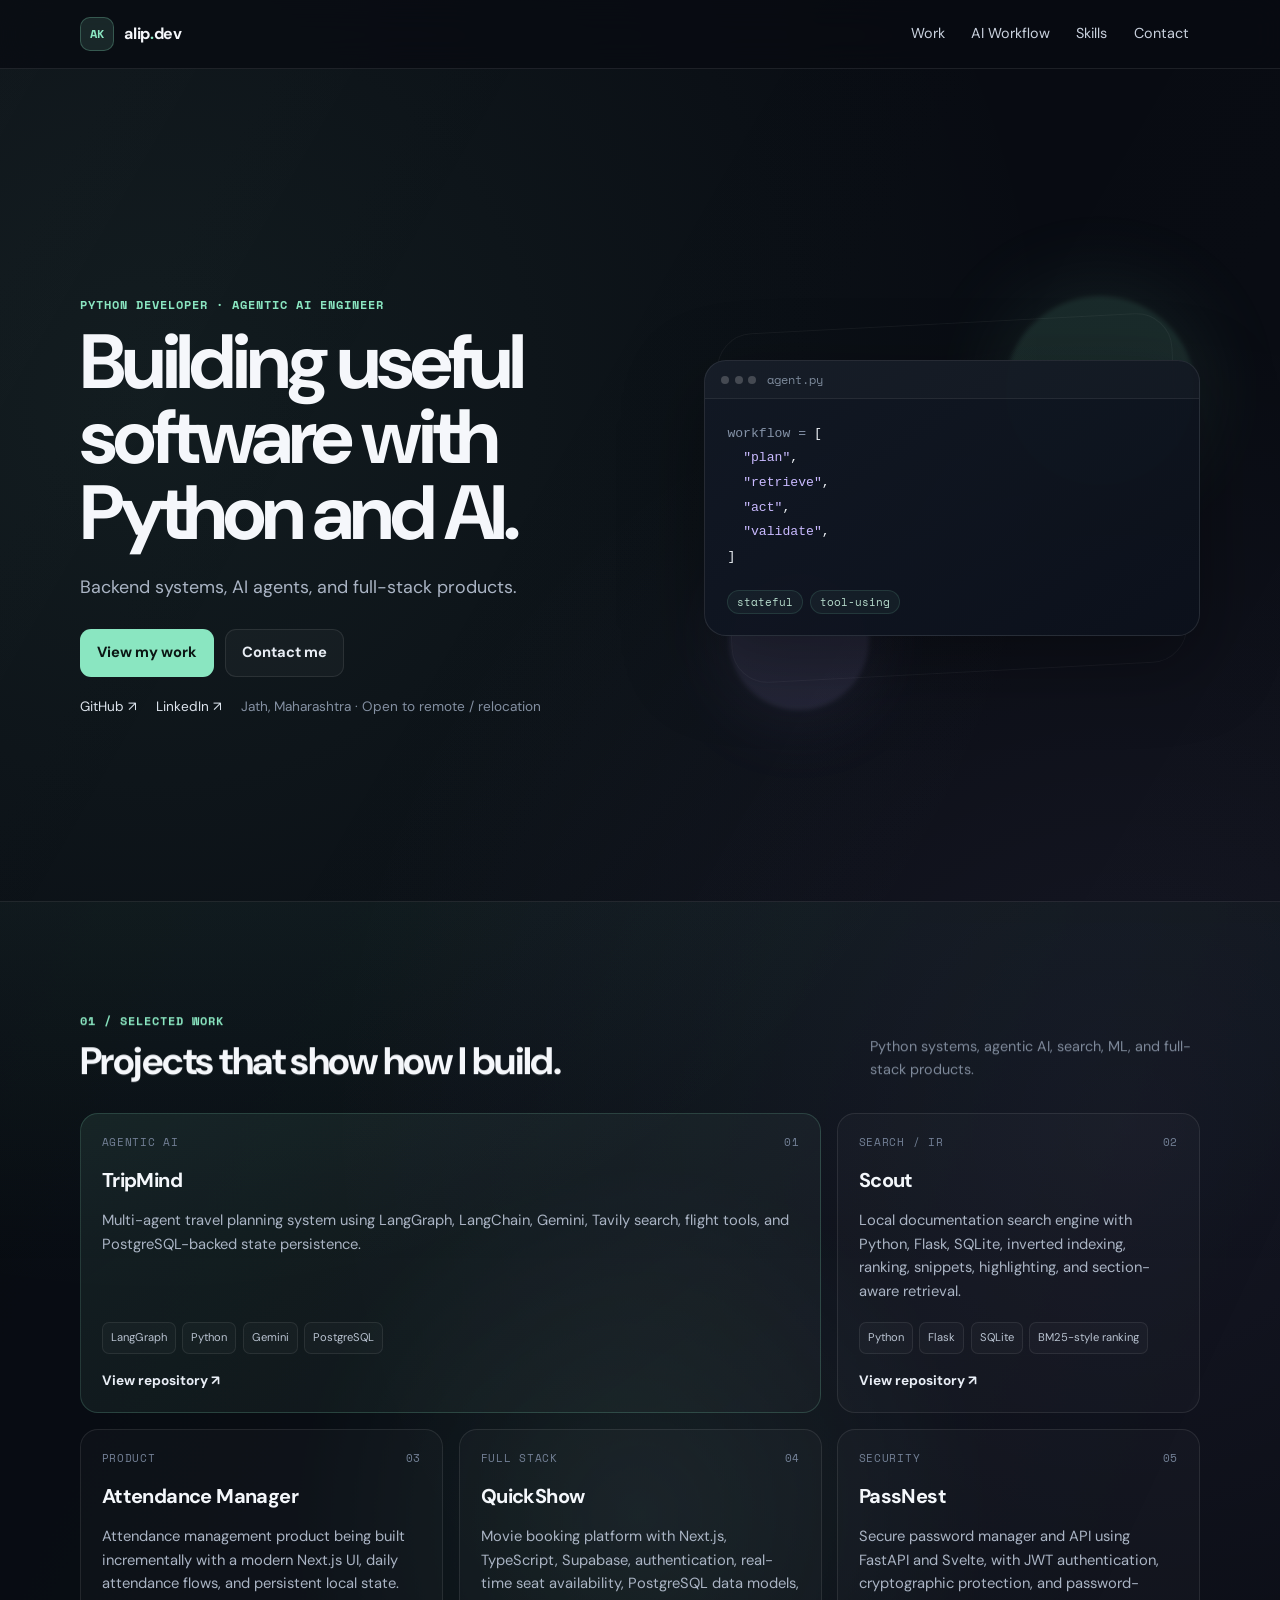
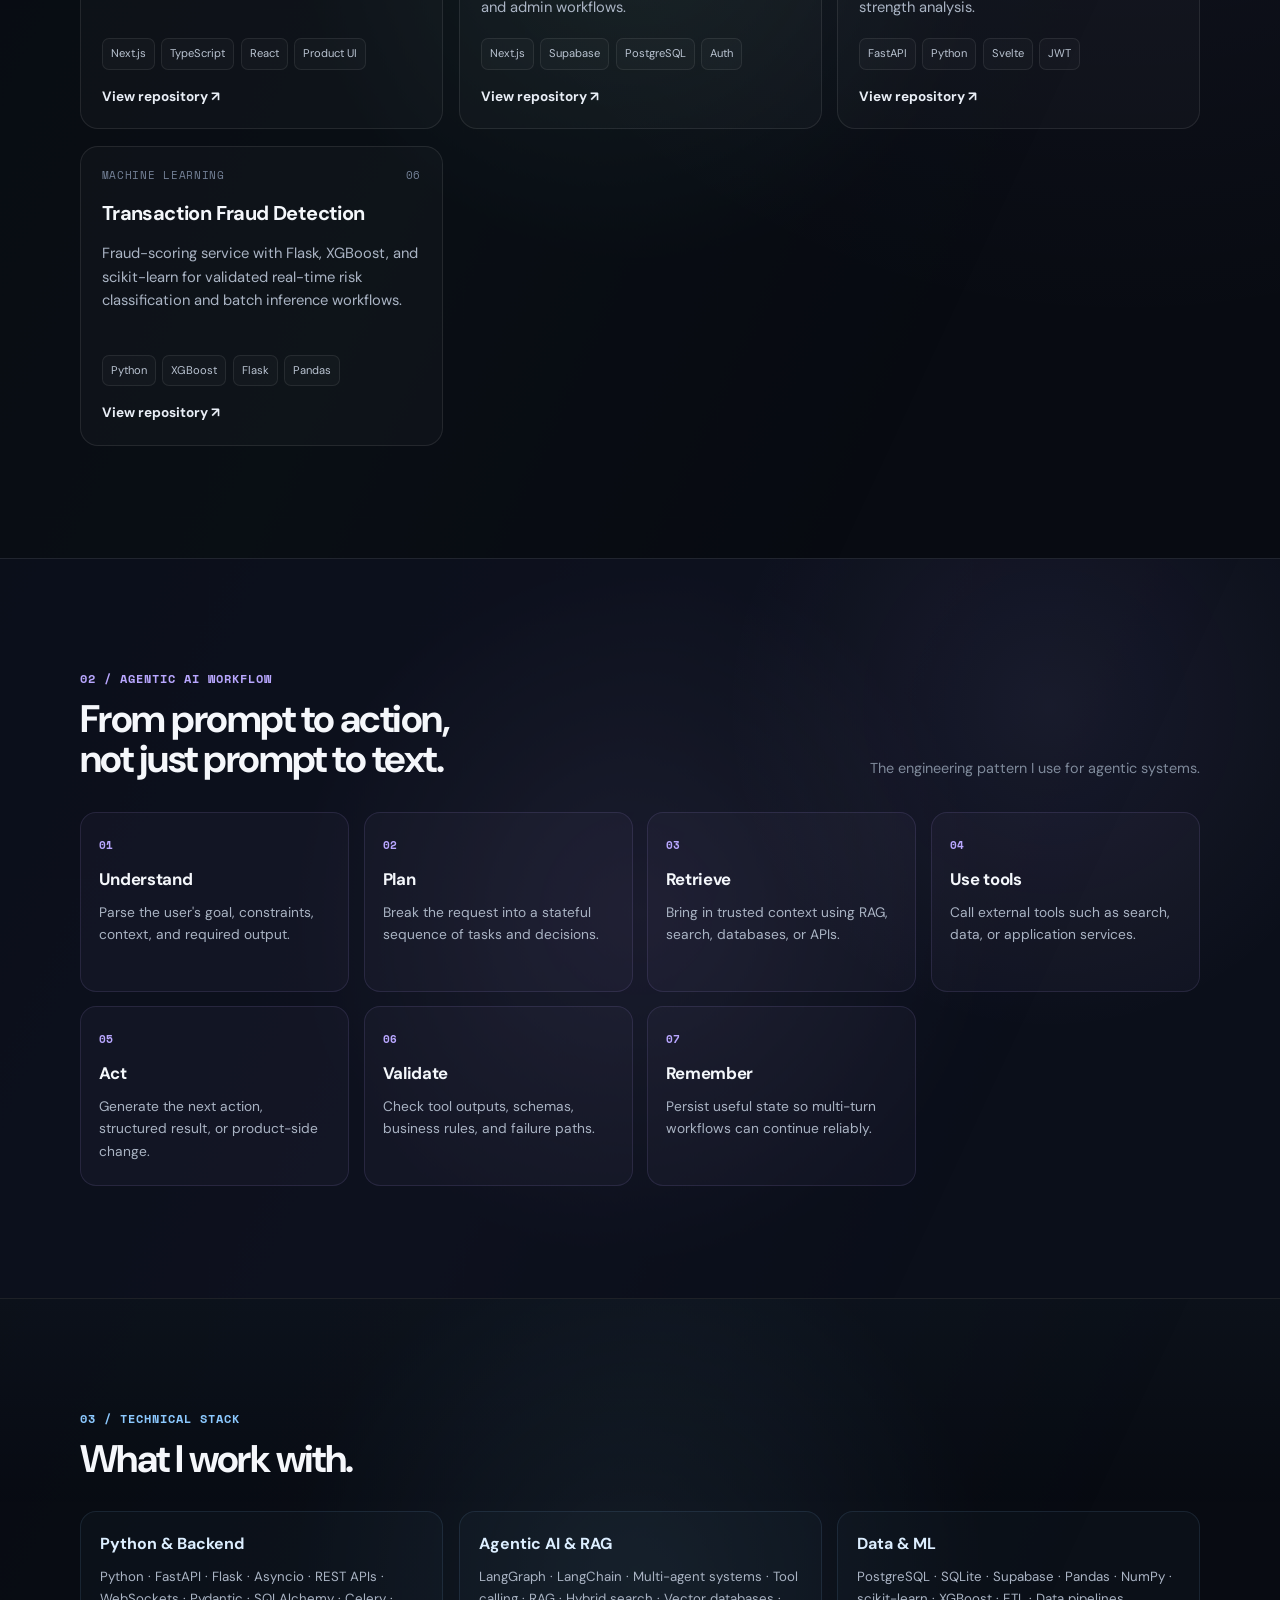
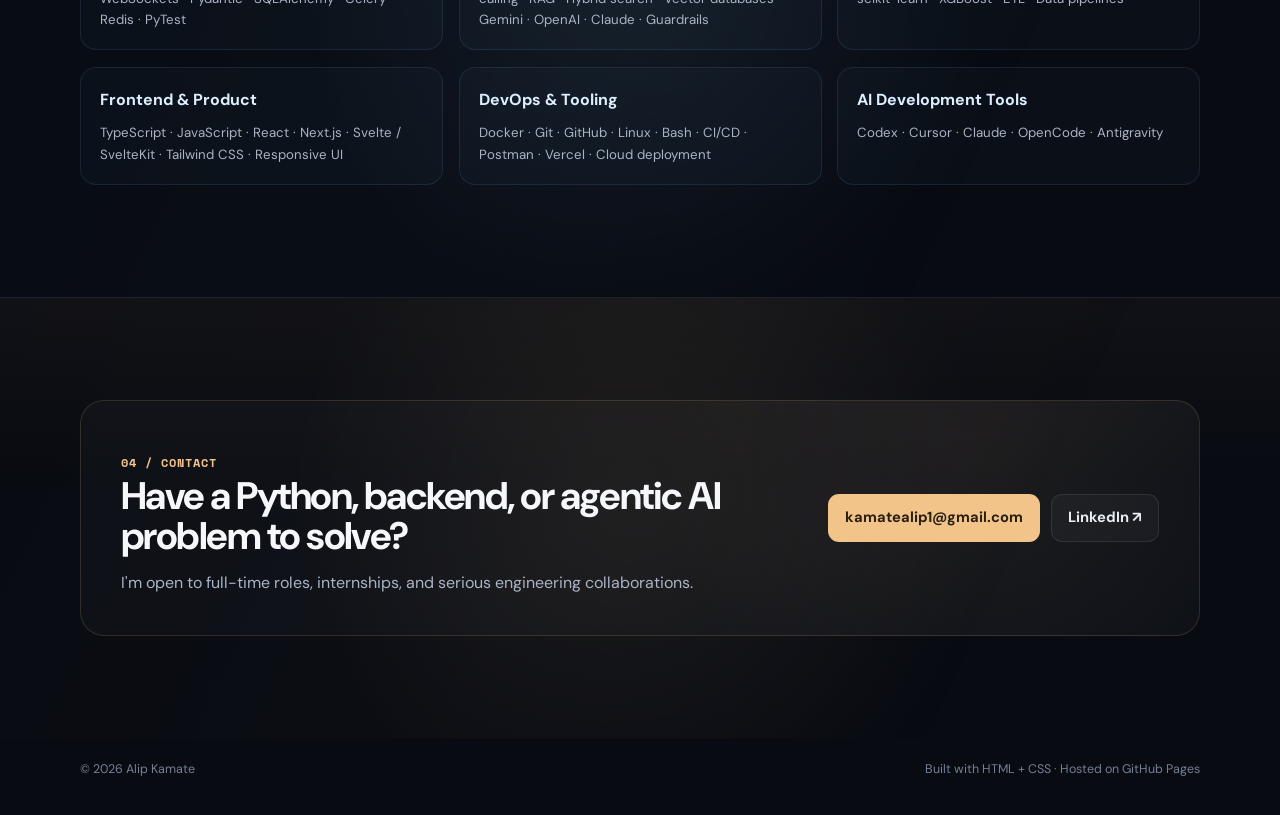
<file: index.html>
<!doctype html>
<html lang="en">
  <head>
    <meta charset="utf-8" />
    <meta name="viewport" content="width=device-width, initial-scale=1" />
    <meta name="theme-color" content="#0b1020" />
    <meta
      name="description"
      content="Alip Kamate — Python Developer and Agentic AI Engineer building APIs, AI agents, RAG systems, search engines, and production-focused web applications."
    />
    <meta property="og:title" content="Alip Kamate | Python Developer & Agentic AI Engineer" />
    <meta property="og:description" content="Python backend engineering, agentic AI workflows, RAG, search, and full-stack product development." />
    <meta property="og:type" content="website" />
    <title>Alip Kamate | Python Developer & Agentic AI Engineer</title>
    <link rel="preconnect" href="https://fonts.googleapis.com" />
    <link rel="preconnect" href="https://fonts.gstatic.com" crossorigin />
    <link href="https://fonts.googleapis.com/css2?family=DM+Sans:wght@400;500;600;700&family=Space+Mono:wght@400;700&display=swap" rel="stylesheet" />
    <link rel="icon" type="image/x-icon" href="/favicon_io/favicon.ico" />
    <link rel="stylesheet" href="./styles.css" />
    <link rel="stylesheet" href="./motion.css" />
  </head>
  <body>
    <a class="skip-link" href="#main-content">Skip to content</a>

    <header class="topbar">
      <div class="container topbar-inner">
        <a class="brand" href="#top" aria-label="Alip Kamate home">
          <span class="brand-mark">AK</span>
          <span>alip<span class="brand-dot">.</span>dev</span>
        </a>
        <nav aria-label="Primary navigation">
          <a href="#work">Work</a>
          <a href="#workflow">AI Workflow</a>
          <a href="#skills">Skills</a>
          <a href="#contact">Contact</a>
        </nav>
      </div>
    </header>

    <main id="main-content">
      <section class="hero container" id="top">
        <div class="hero-copy">
          <p class="hero-kicker">Python Developer · Agentic AI Engineer</p>
          <h1>Building useful software with Python and AI.</h1>
          <p class="hero-lead">Backend systems, AI agents, and full-stack products.</p>
          <div class="hero-actions">
            <a class="button button-primary" href="#work">View my work</a>
            <a class="button button-secondary" href="mailto:kamatealip1@gmail.com">Contact me</a>
          </div>
          <div class="hero-links" aria-label="Profile links">
            <a href="https://github.com/kamatealip/" target="_blank" rel="noopener noreferrer">GitHub ↗</a>
            <a href="https://www.linkedin.com/in/kamatealip/" target="_blank" rel="noopener noreferrer">LinkedIn ↗</a>
            <span>Jath, Maharashtra · Open to remote / relocation</span>
          </div>
        </div>

        <aside class="hero-visual" aria-label="Agentic AI workflow visual">
          <div class="parallax-orb orb-one" data-parallax="slow"></div>
          <div class="parallax-orb orb-two" data-parallax="fast"></div>
          <div class="hero-card" data-parallax="card">
            <div class="code-window-bar"><span></span><span></span><span></span><small>agent.py</small></div>
            <pre><code><span class="code-muted">workflow =</span> [
  <span class="code-key">"plan"</span>,
  <span class="code-key">"retrieve"</span>,
  <span class="code-key">"act"</span>,
  <span class="code-key">"validate"</span>,
]</code></pre>
            <div class="hero-card-footer">
              <span>stateful</span>
              <span>tool-using</span>
            </div>
          </div>
        </aside>
      </section>

      <section class="section section-work" id="work">
        <div class="container">
          <div class="section-header">
            <div>
              <p class="section-label">01 / Selected work</p>
              <h2>Projects that show how I build.</h2>
            </div>
            <p class="section-note">Python systems, agentic AI, search, ML, and full-stack products.</p>
          </div>

          <div class="project-grid">
            <article class="project-card project-card-featured">
              <div class="project-topline"><span>Agentic AI</span><span>01</span></div>
              <h3>TripMind</h3>
              <p>Multi-agent travel planning system using LangGraph, LangChain, Gemini, Tavily search, flight tools, and PostgreSQL-backed state persistence.</p>
              <div class="tag-row"><span>LangGraph</span><span>Python</span><span>Gemini</span><span>PostgreSQL</span></div>
              <a class="project-link" href="https://github.com/kamatealip/tripmind" target="_blank" rel="noopener noreferrer">View repository ↗</a>
            </article>

            <article class="project-card">
              <div class="project-topline"><span>Search / IR</span><span>02</span></div>
              <h3>Scout</h3>
              <p>Local documentation search engine with Python, Flask, SQLite, inverted indexing, ranking, snippets, highlighting, and section-aware retrieval.</p>
              <div class="tag-row"><span>Python</span><span>Flask</span><span>SQLite</span><span>BM25-style ranking</span></div>
              <a class="project-link" href="https://github.com/kamatealip/scout" target="_blank" rel="noopener noreferrer">View repository ↗</a>
            </article>

            <article class="project-card">
              <div class="project-topline"><span>Product</span><span>03</span></div>
              <h3>Attendance Manager</h3>
              <p>Attendance management product being built incrementally with a modern Next.js UI, daily attendance flows, and persistent local state.</p>
              <div class="tag-row"><span>Next.js</span><span>TypeScript</span><span>React</span><span>Product UI</span></div>
              <a class="project-link" href="https://github.com/kamatealip/attendance-manager" target="_blank" rel="noopener noreferrer">View repository ↗</a>
            </article>

            <article class="project-card">
              <div class="project-topline"><span>Full Stack</span><span>04</span></div>
              <h3>QuickShow</h3>
              <p>Movie booking platform with Next.js, TypeScript, Supabase, authentication, real-time seat availability, PostgreSQL data models, and admin workflows.</p>
              <div class="tag-row"><span>Next.js</span><span>Supabase</span><span>PostgreSQL</span><span>Auth</span></div>
              <a class="project-link" href="https://github.com/kamatealip/quickshow" target="_blank" rel="noopener noreferrer">View repository ↗</a>
            </article>

            <article class="project-card">
              <div class="project-topline"><span>Security</span><span>05</span></div>
              <h3>PassNest</h3>
              <p>Secure password manager and API using FastAPI and Svelte, with JWT authentication, cryptographic protection, and password-strength analysis.</p>
              <div class="tag-row"><span>FastAPI</span><span>Python</span><span>Svelte</span><span>JWT</span></div>
              <a class="project-link" href="https://github.com/kamatealip/passnest" target="_blank" rel="noopener noreferrer">View repository ↗</a>
            </article>

            <article class="project-card">
              <div class="project-topline"><span>Machine Learning</span><span>06</span></div>
              <h3>Transaction Fraud Detection</h3>
              <p>Fraud-scoring service with Flask, XGBoost, and scikit-learn for validated real-time risk classification and batch inference workflows.</p>
              <div class="tag-row"><span>Python</span><span>XGBoost</span><span>Flask</span><span>Pandas</span></div>
              <a class="project-link" href="https://github.com/kamatealip/transaction-fraud-detection" target="_blank" rel="noopener noreferrer">View repository ↗</a>
            </article>
          </div>
        </div>
      </section>

      <section class="section section-workflow" id="workflow">
        <div class="container">
          <div class="section-header">
            <div>
              <p class="section-label">02 / Agentic AI workflow</p>
              <h2>From prompt to action, not just prompt to text.</h2>
            </div>
            <p class="section-note">The engineering pattern I use for agentic systems.</p>
          </div>

          <div class="workflow-grid">
            <article class="workflow-step"><span>01</span><h3>Understand</h3><p>Parse the user's goal, constraints, context, and required output.</p></article>
            <article class="workflow-step"><span>02</span><h3>Plan</h3><p>Break the request into a stateful sequence of tasks and decisions.</p></article>
            <article class="workflow-step"><span>03</span><h3>Retrieve</h3><p>Bring in trusted context using RAG, search, databases, or APIs.</p></article>
            <article class="workflow-step"><span>04</span><h3>Use tools</h3><p>Call external tools such as search, data, or application services.</p></article>
            <article class="workflow-step"><span>05</span><h3>Act</h3><p>Generate the next action, structured result, or product-side change.</p></article>
            <article class="workflow-step"><span>06</span><h3>Validate</h3><p>Check tool outputs, schemas, business rules, and failure paths.</p></article>
            <article class="workflow-step"><span>07</span><h3>Remember</h3><p>Persist useful state so multi-turn workflows can continue reliably.</p></article>
          </div>
        </div>
      </section>

      <section class="section section-skills" id="skills">
        <div class="container">
          <div class="section-header">
            <div>
              <p class="section-label">03 / Technical stack</p>
              <h2>What I work with.</h2>
            </div>
          </div>
          <div class="skills-grid">
            <div class="skill-group"><h3>Python &amp; Backend</h3><p>Python · FastAPI · Flask · Asyncio · REST APIs · WebSockets · Pydantic · SQLAlchemy · Celery · Redis · PyTest</p></div>
            <div class="skill-group"><h3>Agentic AI &amp; RAG</h3><p>LangGraph · LangChain · Multi-agent systems · Tool calling · RAG · Hybrid search · Vector databases · Gemini · OpenAI · Claude · Guardrails</p></div>
            <div class="skill-group"><h3>Data &amp; ML</h3><p>PostgreSQL · SQLite · Supabase · Pandas · NumPy · scikit-learn · XGBoost · ETL · Data pipelines</p></div>
            <div class="skill-group"><h3>Frontend &amp; Product</h3><p>TypeScript · JavaScript · React · Next.js · Svelte / SvelteKit · Tailwind CSS · Responsive UI</p></div>
            <div class="skill-group"><h3>DevOps &amp; Tooling</h3><p>Docker · Git · GitHub · Linux · Bash · CI/CD · Postman · Vercel · Cloud deployment</p></div>
            <div class="skill-group"><h3>AI Development Tools</h3><p>Codex · Cursor · Claude · OpenCode · Antigravity</p></div>
          </div>
        </div>
      </section>

      <section class="section section-contact" id="contact">
        <div class="container contact-card">
          <div>
            <p class="section-label">04 / Contact</p>
            <h2>Have a Python, backend, or agentic AI problem to solve?</h2>
            <p>I'm open to full-time roles, internships, and serious engineering collaborations.</p>
          </div>
          <div class="contact-actions">
            <a class="button button-primary" href="mailto:kamatealip1@gmail.com">kamatealip1@gmail.com</a>
            <a class="button button-secondary" href="https://www.linkedin.com/in/kamatealip/" target="_blank" rel="noopener noreferrer">LinkedIn ↗</a>
          </div>
        </div>
      </section>
    </main>

    <footer class="footer container">
      <span>© 2026 Alip Kamate</span>
      <span>Built with HTML + CSS · Hosted on GitHub Pages</span>
    </footer>

    <script>
      (() => {
        const reduceMotion = window.matchMedia("(prefers-reduced-motion: reduce)").matches;
        const root = document.documentElement;
        root.classList.add("motion-ready");

        const clamp = (value, min, max) => Math.min(max, Math.max(min, value));
        const sections = Array.from(document.querySelectorAll(".section"));
        const navLinks = Array.from(document.querySelectorAll("nav a"));
        const cards = Array.from(document.querySelectorAll(".project-card, .workflow-step, .skill-group"));
        const heroVisual = document.querySelector(".hero-visual");
        const heroLayers = heroVisual?.querySelectorAll("[data-parallax]");

        if (reduceMotion) {
          sections.forEach((section) => section.classList.add("is-visible"));
          return;
        }

        const observer = new IntersectionObserver(
          (entries) => {
            entries.forEach((entry) => {
              if (entry.isIntersecting) entry.target.classList.add("is-visible");
            });
          },
          { threshold: 0.12, rootMargin: "-8% 0px -8% 0px" }
        );

        sections.forEach((section) => observer.observe(section));

        const navObserver = new IntersectionObserver(
          (entries) => {
            entries.forEach((entry) => {
              if (!entry.isIntersecting) return;
              navLinks.forEach((link) => link.removeAttribute("aria-current"));
              const active = navLinks.find((link) => link.getAttribute("href") === `#${entry.target.id}`);
              active?.setAttribute("aria-current", "page");
            });
          },
          { threshold: 0.45 }
        );

        sections.forEach((section) => navObserver.observe(section));

        let scrollFrame = 0;
        let heroTargetX = 0;
        let heroTargetY = 0;
        let heroCurrentX = 0;
        let heroCurrentY = 0;

        const updateMotion = () => {
          const viewportCenter = window.innerHeight * 0.5;
          const documentHeight = Math.max(document.documentElement.scrollHeight - window.innerHeight, 1);
          root.style.setProperty("--scroll-progress", `${(window.scrollY / documentHeight) * 100}%`);

          sections.forEach((section) => {
            const rect = section.getBoundingClientRect();
            const distance = rect.top + rect.height * 0.5 - viewportCenter;
            const parallax = clamp(-distance * 0.055, -44, 44);
            const content = clamp(-distance * 0.012, -10, 10);
            section.style.setProperty("--parallax-y", `${parallax}px`);
            section.style.setProperty("--content-y", `${content}px`);
          });

          heroCurrentX += (heroTargetX - heroCurrentX) * 0.08;
          heroCurrentY += (heroTargetY - heroCurrentY) * 0.08;

          heroLayers?.forEach((layer) => {
            const type = layer.dataset.parallax;
            const multiplier = type === "fast" ? 1.3 : type === "slow" ? 0.55 : 0.8;
            const scrollOffset = clamp(window.scrollY * 0.035, 0, 24);
            layer.style.transform = `translate3d(${heroCurrentX * multiplier}px, ${heroCurrentY * multiplier + scrollOffset}px, 0)`;
          });

          scrollFrame = 0;
        };

        const requestMotionFrame = () => {
          if (!scrollFrame) scrollFrame = requestAnimationFrame(updateMotion);
        };

        window.addEventListener("scroll", requestMotionFrame, { passive: true });
        window.addEventListener("resize", requestMotionFrame, { passive: true });

        heroVisual?.addEventListener("pointermove", (event) => {
          const rect = heroVisual.getBoundingClientRect();
          heroTargetX = ((event.clientX - rect.left) / rect.width - 0.5) * 18;
          heroTargetY = ((event.clientY - rect.top) / rect.height - 0.5) * 18;
        });
        heroVisual?.addEventListener("pointerleave", () => {
          heroTargetX = 0;
          heroTargetY = 0;
        });

        sections.forEach((section) => {
          section.addEventListener("pointermove", (event) => {
            const rect = section.getBoundingClientRect();
            const px = clamp((event.clientX - rect.left) / rect.width, 0, 1) * rect.width - rect.width * 0.5;
            const py = clamp((event.clientY - rect.top) / rect.height, 0, 1) * rect.height - rect.height * 0.5;
            section.style.setProperty("--pointer-x", `${px}px`);
            section.style.setProperty("--pointer-y", `${py}px`);
          });
          section.addEventListener("pointerleave", () => {
            section.style.setProperty("--pointer-x", "0px");
            section.style.setProperty("--pointer-y", "0px");
          });
        });

        cards.forEach((card) => {
          card.addEventListener("pointermove", (event) => {
            const rect = card.getBoundingClientRect();
            const x = (event.clientX - rect.left) / rect.width - 0.5;
            const y = (event.clientY - rect.top) / rect.height - 0.5;
            card.style.setProperty("--tilt-x", `${clamp(-y * 4.5, -4.5, 4.5)}deg`);
            card.style.setProperty("--tilt-y", `${clamp(x * 4.5, -4.5, 4.5)}deg`);
            card.style.setProperty("--card-light-x", `${(x + 0.5) * 100}%`);
            card.style.setProperty("--card-light-y", `${(y + 0.5) * 100}%`);
          });
          card.addEventListener("pointerleave", () => {
            card.style.setProperty("--tilt-x", "0deg");
            card.style.setProperty("--tilt-y", "0deg");
            card.style.setProperty("--card-light-x", "50%");
            card.style.setProperty("--card-light-y", "50%");
          });
        });

        updateMotion();

        window.addEventListener("beforeunload", () => {
          if (scrollFrame) cancelAnimationFrame(scrollFrame);
          observer.disconnect();
          navObserver.disconnect();
        }, { once: true });
      })();
    </script>
  </body>
</html>
</file>
<file: styles.css>
:root {
  color-scheme: dark;
  --bg: #080b12;
  --surface: #101521;
  --surface-strong: #151d2b;
  --text: #f5f7fb;
  --muted: #aab4c4;
  --line: rgba(255, 255, 255, 0.09);
  --hero-accent: #8ae6c1;
  --work-accent: #8ae6c1;
  --ai-accent: #b9a7ff;
  --skills-accent: #8cc9ff;
  --contact-accent: #f2c48a;
}

* {
  box-sizing: border-box;
}

html {
  scroll-behavior: smooth;
}

body {
  margin: 0;
  background:
    radial-gradient(circle at 12% 10%, rgba(138, 230, 193, 0.08), transparent 24%),
    radial-gradient(circle at 88% 28%, rgba(185, 167, 255, 0.07), transparent 26%),
    var(--bg);
  color: var(--text);
  font-family: "DM Sans", Arial, Helvetica, sans-serif;
  line-height: 1.6;
  overflow-x: hidden;
}

body::before {
  content: "";
  position: fixed;
  inset: 0;
  pointer-events: none;
  background: linear-gradient(120deg, rgba(255,255,255,0.015), transparent 35%, rgba(255,255,255,0.01));
  z-index: -1;
}

::selection {
  background: rgba(138, 230, 193, 0.24);
  color: #ffffff;
}

.container {
  width: min(1120px, calc(100% - 2rem));
  margin: 0 auto;
}

.skip-link {
  position: fixed;
  left: 1rem;
  top: -4rem;
  z-index: 100;
  padding: 0.6rem 0.9rem;
  border-radius: 999px;
  background: #ffffff;
  color: #0b1020;
  font-weight: 700;
  text-decoration: none;
  transition: top 0.2s ease;
}

.skip-link:focus {
  top: 1rem;
}

a {
  color: inherit;
}

.topbar {
  position: sticky;
  top: 0;
  z-index: 20;
  background: rgba(8, 11, 18, 0.76);
  border-bottom: 1px solid var(--line);
  backdrop-filter: blur(16px);
}

.topbar-inner {
  min-height: 68px;
  display: flex;
  align-items: center;
  justify-content: space-between;
  gap: 1rem;
}

.brand {
  display: inline-flex;
  align-items: center;
  gap: 0.65rem;
  text-decoration: none;
  font-weight: 700;
  letter-spacing: -0.02em;
}

.brand-mark {
  display: grid;
  place-items: center;
  width: 34px;
  height: 34px;
  border-radius: 10px;
  background: rgba(138, 230, 193, 0.12);
  border: 1px solid rgba(138, 230, 193, 0.26);
  color: var(--hero-accent);
  font: 700 0.75rem/1 "Space Mono", monospace;
}

.brand-dot {
  color: var(--hero-accent);
}

nav {
  display: flex;
  flex-wrap: wrap;
  justify-content: flex-end;
  gap: 0.25rem;
}

nav a {
  color: #c9d1de;
  padding: 0.45rem 0.7rem;
  border-radius: 8px;
  text-decoration: none;
  font-size: 0.9rem;
}

nav a:hover,
nav a:focus-visible {
  background: rgba(255, 255, 255, 0.05);
  color: #ffffff;
  outline: none;
}

.hero {
  min-height: calc(100vh - 68px);
  display: grid;
  grid-template-columns: minmax(0, 1.05fr) minmax(360px, 0.95fr);
  align-items: center;
  gap: clamp(2.5rem, 6vw, 6rem);
  padding: clamp(4.5rem, 10vw, 8rem) 0 clamp(4rem, 8vw, 7rem);
}

.hero-copy {
  max-width: 720px;
}

.eyebrow {
  display: inline-flex;
  align-items: center;
  gap: 0.55rem;
  padding: 0.45rem 0.75rem;
  border: 1px solid rgba(138, 230, 193, 0.18);
  border-radius: 999px;
  background: rgba(138, 230, 193, 0.06);
  color: #c9e9dc;
  font-size: 0.8rem;
  font-weight: 600;
}

.status-dot {
  width: 7px;
  height: 7px;
  border-radius: 50%;
  background: var(--hero-accent);
  box-shadow: 0 0 0 5px rgba(138, 230, 193, 0.08);
}

.hero-kicker,
.section-label {
  margin: 1.1rem 0 0.75rem;
  color: var(--hero-accent);
  font: 700 0.78rem/1.4 "Space Mono", monospace;
  letter-spacing: 0.08em;
  text-transform: uppercase;
}

.hero h1 {
  max-width: 780px;
  margin: 0;
  font-size: clamp(3rem, 6vw, 5.2rem);
  line-height: 0.98;
  letter-spacing: -0.055em;
}

.hero h1 span {
  color: var(--hero-accent);
}

.hero-lead {
  max-width: 680px;
  margin: 1.4rem 0 0;
  color: var(--muted);
  font-size: clamp(1rem, 1.5vw, 1.12rem);
}

.hero-actions,
.contact-actions {
  display: flex;
  flex-wrap: wrap;
  gap: 0.7rem;
  margin-top: 1.7rem;
}

.button {
  display: inline-flex;
  align-items: center;
  justify-content: center;
  min-height: 44px;
  padding: 0.7rem 1rem;
  border-radius: 11px;
  border: 1px solid transparent;
  text-decoration: none;
  font-weight: 700;
  font-size: 0.92rem;
  transition: transform 0.2s ease, background 0.2s ease, border-color 0.2s ease;
}

.button:hover,
.button:focus-visible {
  transform: translateY(-1px);
  outline: none;
}

.button-primary {
  background: var(--hero-accent);
  color: #0b1513;
}

.button-primary:hover,
.button-primary:focus-visible {
  background: #9df0cc;
}

.button-secondary {
  background: rgba(255, 255, 255, 0.03);
  border-color: var(--line);
  color: #e8edf4;
}

.button-secondary:hover,
.button-secondary:focus-visible {
  background: rgba(255, 255, 255, 0.06);
  border-color: rgba(255, 255, 255, 0.16);
}

.hero-links {
  display: flex;
  flex-wrap: wrap;
  gap: 0.9rem 1.2rem;
  margin-top: 1.2rem;
  color: #8490a2;
  font-size: 0.85rem;
}

.hero-links a {
  color: #dde4ed;
  text-decoration: none;
}

.hero-links a:hover,
.hero-links a:focus-visible {
  color: var(--hero-accent);
  outline: none;
}

.hero-visual {
  position: relative;
  min-height: 460px;
  display: grid;
  place-items: center;
  isolation: isolate;
}

.hero-visual::after {
  content: "";
  position: absolute;
  inset: 12% 4%;
  z-index: -3;
  border: 1px solid rgba(255, 255, 255, 0.05);
  border-radius: 36px;
  transform: rotate(-3deg);
}

.parallax-orb {
  position: absolute;
  border-radius: 50%;
  filter: blur(2px);
  pointer-events: none;
  will-change: transform;
}

.orb-one {
  width: 190px;
  height: 190px;
  top: 6%;
  right: 1%;
  background: rgba(138, 230, 193, 0.14);
  box-shadow: 0 0 100px rgba(138, 230, 193, 0.12);
  z-index: -2;
}

.orb-two {
  width: 140px;
  height: 140px;
  bottom: 4%;
  left: 5%;
  background: rgba(185, 167, 255, 0.13);
  box-shadow: 0 0 90px rgba(185, 167, 255, 0.11);
  z-index: -2;
}

.hero-card {
  width: min(100%, 510px);
  border: 1px solid rgba(255, 255, 255, 0.1);
  border-radius: 22px;
  background: linear-gradient(145deg, rgba(18, 25, 37, 0.96), rgba(12, 17, 27, 0.96));
  box-shadow: 0 26px 80px rgba(0, 0, 0, 0.35);
  overflow: hidden;
  transform: translate3d(0, 0, 0) rotate(1deg);
  will-change: transform;
}

.code-window-bar {
  display: flex;
  align-items: center;
  gap: 0.35rem;
  padding: 0.8rem 1rem;
  border-bottom: 1px solid rgba(255, 255, 255, 0.07);
  background: rgba(255, 255, 255, 0.02);
}

.code-window-bar span {
  width: 8px;
  height: 8px;
  border-radius: 50%;
  background: rgba(255, 255, 255, 0.2);
}

.code-window-bar small {
  margin-left: 0.35rem;
  color: #7c899a;
  font: 0.72rem/1 "Space Mono", monospace;
}

pre {
  margin: 0;
  padding: 1.35rem 1.4rem;
  overflow-x: auto;
  color: #eef2f7;
  font: 0.82rem/1.8 "Space Mono", monospace;
}

.code-muted {
  color: #8593a8;
}

.code-key {
  color: #c9baff;
}

.code-string {
  color: #a7e6cf;
}

.hero-card-footer {
  display: flex;
  flex-wrap: wrap;
  gap: 0.45rem;
  padding: 0 1.4rem 1.3rem;
}

.hero-card-footer span {
  padding: 0.35rem 0.55rem;
  border: 1px solid rgba(138, 230, 193, 0.13);
  border-radius: 999px;
  background: rgba(138, 230, 193, 0.05);
  color: #b8ddce;
  font: 0.68rem/1 "Space Mono", monospace;
}

.section {
  position: relative;
  padding: clamp(4.5rem, 8vw, 7rem) 0;
  border-top: 1px solid var(--line);
}

.section::before {
  content: "";
  position: absolute;
  left: 0;
  right: 0;
  top: -1px;
  height: 1px;
  background: linear-gradient(90deg, transparent, var(--section-accent), transparent);
  opacity: 0.48;
}

.section-work {
  --section-accent: var(--work-accent);
  background: linear-gradient(180deg, rgba(138, 230, 193, 0.035), transparent 30%);
}

.section-workflow {
  --section-accent: var(--ai-accent);
  background:
    radial-gradient(circle at 82% 20%, rgba(185, 167, 255, 0.08), transparent 27%),
    #0b0f1a;
}

.section-skills {
  --section-accent: var(--skills-accent);
  background: linear-gradient(180deg, rgba(140, 201, 255, 0.035), transparent 36%);
}

.section-contact {
  --section-accent: var(--contact-accent);
  background: linear-gradient(180deg, rgba(242, 196, 138, 0.04), transparent 44%);
}

.section-header {
  display: flex;
  align-items: flex-end;
  justify-content: space-between;
  gap: 2rem;
  margin-bottom: 2rem;
}

.section-header .section-label {
  color: var(--section-accent, var(--hero-accent));
}

.section-header h2 {
  max-width: 720px;
  margin: 0;
  font-size: clamp(2rem, 3vw, 3rem);
  line-height: 1.05;
  letter-spacing: -0.04em;
}

.section-note {
  max-width: 330px;
  margin: 0;
  color: #7f8a9b;
  font-size: 0.9rem;
}

.project-grid {
  display: grid;
  grid-template-columns: repeat(3, minmax(0, 1fr));
  gap: 1rem;
}

.project-card {
  display: flex;
  flex-direction: column;
  min-height: 300px;
  padding: 1.3rem;
  border: 1px solid var(--line);
  border-radius: 18px;
  background: rgba(255, 255, 255, 0.025);
  transition: transform 0.22s ease, border-color 0.22s ease, background 0.22s ease;
}

.project-card:hover {
  transform: translateY(-3px);
  border-color: color-mix(in srgb, var(--work-accent) 30%, transparent);
  background: rgba(255, 255, 255, 0.04);
}

.project-card-featured {
  grid-column: span 2;
  background: linear-gradient(145deg, rgba(138, 230, 193, 0.09), rgba(255, 255, 255, 0.025));
  border-color: rgba(138, 230, 193, 0.18);
}

.project-topline {
  display: flex;
  justify-content: space-between;
  gap: 1rem;
  margin-bottom: 1rem;
  color: #738096;
  font: 0.7rem/1.2 "Space Mono", monospace;
  text-transform: uppercase;
  letter-spacing: 0.06em;
}

.project-card h3,
.workflow-step h3,
.skill-group h3 {
  margin: 0;
  color: #f4f7fb;
}

.project-card h3 {
  font-size: 1.25rem;
  letter-spacing: -0.03em;
}

.project-card p,
.workflow-step p,
.skill-group p,
.contact-card p {
  color: var(--muted);
}

.project-card p {
  margin: 0.8rem 0 0;
  font-size: 0.92rem;
}

.tag-row {
  display: flex;
  flex-wrap: wrap;
  gap: 0.4rem;
  margin-top: auto;
  padding-top: 1.2rem;
}

.tag-row span {
  padding: 0.35rem 0.5rem;
  border: 1px solid rgba(255, 255, 255, 0.08);
  border-radius: 7px;
  color: #b9c3d1;
  background: rgba(255, 255, 255, 0.025);
  font-size: 0.7rem;
}

.project-link {
  margin-top: 1rem;
  color: #e9eef6;
  font-size: 0.85rem;
  font-weight: 700;
  text-decoration: none;
}

.project-link:hover,
.project-link:focus-visible {
  color: var(--work-accent);
  outline: none;
}

.workflow-grid {
  display: grid;
  grid-template-columns: repeat(4, minmax(0, 1fr));
  gap: 0.9rem;
}

.workflow-step {
  min-height: 180px;
  padding: 1.1rem;
  border: 1px solid rgba(185, 167, 255, 0.12);
  border-radius: 16px;
  background: rgba(185, 167, 255, 0.035);
}

.workflow-step:nth-child(3),
.workflow-step:nth-child(6) {
  transform: translateY(18px);
}

.workflow-step > span {
  display: inline-block;
  margin-bottom: 1rem;
  color: var(--ai-accent);
  font: 700 0.7rem/1 "Space Mono", monospace;
}

.workflow-step h3 {
  font-size: 1.05rem;
  letter-spacing: -0.02em;
}

.workflow-step p {
  margin: 0.55rem 0 0;
  font-size: 0.86rem;
}

.skills-grid {
  display: grid;
  grid-template-columns: repeat(3, minmax(0, 1fr));
  gap: 1rem;
}

.skill-group {
  padding: 1.2rem;
  border: 1px solid rgba(140, 201, 255, 0.11);
  border-radius: 16px;
  background: rgba(140, 201, 255, 0.028);
}

.skill-group h3 {
  color: #dceeff;
  font-size: 1rem;
}

.skill-group p {
  margin: 0.6rem 0 0;
  font-size: 0.83rem;
}

.contact-card {
  display: flex;
  align-items: center;
  justify-content: space-between;
  gap: 2rem;
  padding: clamp(1.5rem, 4vw, 2.5rem);
  border: 1px solid rgba(242, 196, 138, 0.15);
  border-radius: 24px;
  background:
    radial-gradient(circle at 80% 20%, rgba(242, 196, 138, 0.07), transparent 35%),
    rgba(255, 255, 255, 0.025);
}

.contact-card h2 {
  max-width: 720px;
  margin: 0.35rem 0 0;
  font-size: clamp(2rem, 3vw, 3rem);
  line-height: 1.04;
  letter-spacing: -0.04em;
}

.contact-card .section-label {
  color: var(--contact-accent);
}

.contact-card p {
  margin: 0.8rem 0 0;
}

.contact-actions {
  margin-top: 0;
  flex-shrink: 0;
}

.contact-actions .button-primary {
  background: var(--contact-accent);
  color: #2a2012;
}

.footer {
  display: flex;
  justify-content: space-between;
  gap: 1rem;
  padding: 1.35rem 0 2.2rem;
  color: #748093;
  font-size: 0.78rem;
}

@media (max-width: 960px) {
  .hero {
    grid-template-columns: 1fr;
    min-height: auto;
    gap: 3rem;
  }

  .hero-visual {
    min-height: 390px;
  }

  .project-grid,
  .skills-grid {
    grid-template-columns: repeat(2, minmax(0, 1fr));
  }

  .project-card-featured {
    grid-column: span 2;
  }

  .workflow-grid {
    grid-template-columns: repeat(2, minmax(0, 1fr));
  }

  .workflow-step:nth-child(3),
  .workflow-step:nth-child(6) {
    transform: none;
  }

  .contact-card {
    align-items: flex-start;
    flex-direction: column;
  }

  .contact-actions {
    margin-top: 0.5rem;
  }
}

@media (max-width: 700px) {
  .container {
    width: min(100% - 1.25rem, 1120px);
  }

  .topbar-inner {
    min-height: 62px;
  }

  nav {
    display: none;
  }

  .hero {
    padding-top: 3.7rem;
  }

  .hero h1 {
    font-size: clamp(2.65rem, 14vw, 4rem);
  }

  .hero-visual {
    min-height: 330px;
  }

  .hero-card {
    width: 100%;
    transform: none;
  }

  .orb-one {
    width: 130px;
    height: 130px;
  }

  .orb-two {
    width: 100px;
    height: 100px;
  }

  .section-header {
    align-items: flex-start;
    flex-direction: column;
    gap: 0.7rem;
  }

  .section-note {
    max-width: 560px;
  }

  .project-grid,
  .workflow-grid,
  .skills-grid {
    grid-template-columns: 1fr;
  }

  .project-card-featured {
    grid-column: span 1;
  }

  .footer {
    flex-direction: column;
  }
}

@media (prefers-reduced-motion: reduce) {
  html {
    scroll-behavior: auto;
  }

  *,
  *::before,
  *::after {
    transition: none !important;
    animation: none !important;
  }
}

@media print {
  body {
    background: #ffffff !important;
    color: #111111 !important;
  }

  .topbar,
  .hero-visual,
  .hero-actions,
  .hero-links,
  .contact-actions,
  .skip-link {
    display: none !important;
  }

  .hero {
    display: block;
    min-height: auto;
    padding: 0 0 1rem;
  }

  .section,
  .section-workflow,
  .section-skills,
  .section-contact {
    background: #ffffff !important;
    border-color: #e2e8f0 !important;
  }

  h1,
  h2,
  h3,
  p,
  span,
  .project-card,
  .skill-group,
  .workflow-step,
  .contact-card {
    color: #111111 !important;
    text-shadow: none !important;
  }
}
</file>
<file: motion.css>
/*
   Cinematic motion layer
   Adds restrained depth, lighting, scroll choreography, and pointer-driven
   3D interaction while leaving the stable portfolio structure untouched.
*/

:root {
  --motion-ease: cubic-bezier(0.22, 1, 0.36, 1);
  --scroll-progress: 0%;
}

html { scroll-behavior: smooth; }

body::after {
  content: "";
  position: fixed;
  inset: 0 auto auto 0;
  width: var(--scroll-progress);
  height: 2px;
  z-index: 1000;
  pointer-events: none;
  transform-origin: left center;
  background: linear-gradient(90deg, var(--hero-accent), var(--ai-accent), var(--skills-accent));
  box-shadow: 0 0 18px rgba(138, 230, 193, 0.24);
}

.hero {
  perspective: 1400px;
  transform-style: preserve-3d;
  position: relative;
}

.hero-copy,
.hero-visual { will-change: transform; }
.hero-visual { transform-style: preserve-3d; }

.hero-card {
  transform-style: preserve-3d;
  transition: box-shadow 0.45s var(--motion-ease), border-color 0.45s var(--motion-ease);
}

.hero-card:hover {
  border-color: rgba(138, 230, 193, 0.24);
  box-shadow: 0 32px 90px rgba(0, 0, 0, 0.44), 0 0 50px rgba(138, 230, 193, 0.08);
}

.section {
  overflow: hidden;
  isolation: isolate;
  perspective: 1400px;
  --parallax-y: 0px;
  --content-y: 0px;
  --pointer-x: 0px;
  --pointer-y: 0px;
}

.section::after {
  content: "";
  position: absolute;
  inset: -18%;
  z-index: 0;
  pointer-events: none;
  opacity: 0.56;
  transform: translate3d(0, calc(var(--parallax-y) * 0.35), 0) scale(1.08);
  transform-origin: center center;
  will-change: transform;
  background:
    radial-gradient(
      520px circle at calc(50% + var(--pointer-x)) calc(50% + var(--pointer-y)),
      color-mix(in srgb, var(--section-accent, var(--hero-accent)) 13%, transparent),
      transparent 62%
    ),
    linear-gradient(
      115deg,
      transparent 0%,
      color-mix(in srgb, var(--section-accent, var(--hero-accent)) 4%, transparent) 46%,
      transparent 72%
    );
}

.section > .container {
  position: relative;
  z-index: 2;
  transform: translate3d(0, var(--content-y), 0);
  will-change: transform;
}

.section::before {
  transition: opacity 0.7s var(--motion-ease), transform 0.7s var(--motion-ease);
  transform: scaleX(0.32);
  transform-origin: center;
}

.section.is-visible::before {
  opacity: 0.9;
  transform: scaleX(1);
}

html.motion-ready .section-header,
html.motion-ready .project-card,
html.motion-ready .workflow-step,
html.motion-ready .skill-group,
html.motion-ready .contact-card {
  opacity: 0;
  --reveal-y: 34px;
  --tilt-x: 0deg;
  --tilt-y: 0deg;
  transition:
    opacity 0.85s var(--motion-ease),
    transform 0.95s var(--motion-ease),
    border-color 0.35s ease,
    background 0.35s ease,
    box-shadow 0.45s var(--motion-ease);
}

html.motion-ready .section-header {
  transform: translate3d(0, var(--reveal-y), 0);
}

html.motion-ready .project-card,
html.motion-ready .workflow-step,
html.motion-ready .skill-group,
html.motion-ready .contact-card {
  transform: perspective(1000px) translate3d(0, var(--reveal-y), 0) rotateX(calc(1.5deg + var(--tilt-x))) rotateY(var(--tilt-y));
}

html.motion-ready .section.is-visible .section-header,
html.motion-ready .section.is-visible .project-card,
html.motion-ready .section.is-visible .workflow-step,
html.motion-ready .section.is-visible .skill-group,
html.motion-ready .section.is-visible .contact-card {
  opacity: 1;
  --reveal-y: 0px;
}

html.motion-ready .section.is-visible .project-card,
html.motion-ready .section.is-visible .workflow-step,
html.motion-ready .section.is-visible .skill-group,
html.motion-ready .section.is-visible .contact-card {
  transform: perspective(1000px) translate3d(0, 0, 0) rotateX(var(--tilt-x)) rotateY(var(--tilt-y));
}

html.motion-ready .project-card:nth-child(2),
html.motion-ready .workflow-step:nth-child(2),
html.motion-ready .skill-group:nth-child(2) { transition-delay: 70ms; }
html.motion-ready .project-card:nth-child(3),
html.motion-ready .workflow-step:nth-child(3),
html.motion-ready .skill-group:nth-child(3) { transition-delay: 120ms; }
html.motion-ready .project-card:nth-child(4),
html.motion-ready .workflow-step:nth-child(4),
html.motion-ready .skill-group:nth-child(4) { transition-delay: 170ms; }
html.motion-ready .project-card:nth-child(5),
html.motion-ready .workflow-step:nth-child(5),
html.motion-ready .skill-group:nth-child(5) { transition-delay: 220ms; }
html.motion-ready .project-card:nth-child(6),
html.motion-ready .workflow-step:nth-child(6),
html.motion-ready .skill-group:nth-child(6) { transition-delay: 270ms; }
html.motion-ready .project-card:nth-child(7),
html.motion-ready .workflow-step:nth-child(7) { transition-delay: 320ms; }

.project-card,
.workflow-step,
.skill-group,
.contact-card {
  transform-style: preserve-3d;
  backface-visibility: hidden;
}

.project-card:hover,
.workflow-step:hover,
.skill-group:hover {
  box-shadow: 0 20px 55px rgba(0, 0, 0, 0.18);
}

.project-card::after,
.workflow-step::after,
.skill-group::after {
  content: "";
  position: absolute;
  inset: 0;
  border-radius: inherit;
  pointer-events: none;
  opacity: 0;
  transition: opacity 0.35s ease;
  background: radial-gradient(
    240px circle at var(--card-light-x, 50%) var(--card-light-y, 50%),
    rgba(255, 255, 255, 0.08),
    transparent 68%
  );
}

.project-card:hover::after,
.workflow-step:hover::after,
.skill-group:hover::after { opacity: 1; }

.workflow-step,
.skill-group {
  position: relative;
  overflow: hidden;
}

.project-card h3,
.workflow-step h3,
.skill-group h3,
.section-header h2 { text-wrap: balance; }

@media (max-width: 820px) {
  .section::after { opacity: 0.38; }
  .hero { perspective: none; }
}

@media (prefers-reduced-motion: reduce) {
  html { scroll-behavior: auto; }
  body::after { display: none; }
  .section::after,
  .section > .container,
  .hero-copy,
  .hero-visual,
  .hero-card,
  .project-card,
  .workflow-step,
  .skill-group,
  .contact-card,
  .section-header {
    transform: none !important;
    transition: none !important;
  }
  html.motion-ready .section-header,
  html.motion-ready .project-card,
  html.motion-ready .workflow-step,
  html.motion-ready .skill-group,
  html.motion-ready .contact-card { opacity: 1 !important; }
}
</file>
